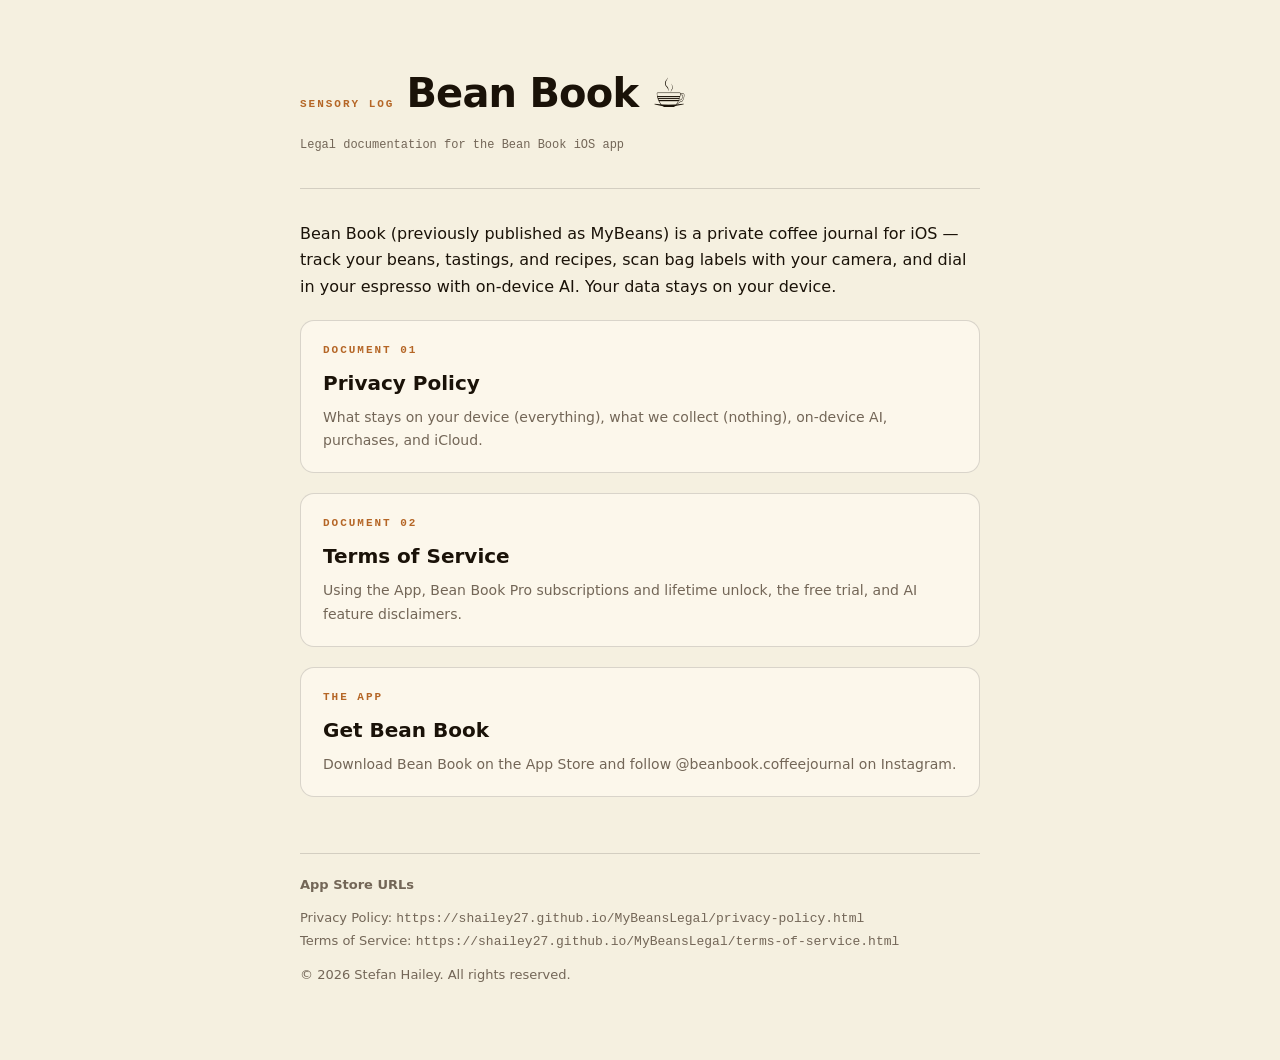
<file: index.html>
<!DOCTYPE html>
<html lang="en">
<head>
<meta charset="UTF-8">
<meta name="viewport" content="width=device-width, initial-scale=1.0">
<meta name="color-scheme" content="light dark">
<title>Bean Book — Legal</title>
<link rel="stylesheet" href="style.css">
</head>
<body>
<div class="wrap">

<header class="site">
  <div class="brand">
    <span class="kicker">Sensory Log</span>
    <h1>Bean Book ☕</h1>
  </div>
  <p class="dates">Legal documentation for the Bean Book iOS app</p>
</header>

<p>Bean Book (previously published as MyBeans) is a private coffee journal for iOS — track your beans, tastings, and recipes, scan bag labels with your camera, and dial in your espresso with on-device AI. Your data stays on your device.</p>

<a class="doc-link" href="privacy-policy.html">
  <div class="card">
    <span class="kicker">Document 01</span>
    <h2>Privacy Policy</h2>
    <p class="muted small">What stays on your device (everything), what we collect (nothing), on-device AI, purchases, and iCloud.</p>
  </div>
</a>

<a class="doc-link" href="terms-of-service.html">
  <div class="card">
    <span class="kicker">Document 02</span>
    <h2>Terms of Service</h2>
    <p class="muted small">Using the App, Bean Book Pro subscriptions and lifetime unlock, the free trial, and AI feature disclaimers.</p>
  </div>
</a>

<a class="doc-link" href="links.html">
  <div class="card">
    <span class="kicker">The App</span>
    <h2>Get Bean Book</h2>
    <p class="muted small">Download Bean Book on the App Store and follow @beanbook.coffeejournal on Instagram.</p>
  </div>
</a>

<footer class="site">
  <p><strong>App Store URLs</strong></p>
  <p>Privacy Policy: <code>https://shailey27.github.io/MyBeansLegal/privacy-policy.html</code><br>
  Terms of Service: <code>https://shailey27.github.io/MyBeansLegal/terms-of-service.html</code></p>
  <p>© 2026 Stefan Hailey. All rights reserved.</p>
</footer>

</div>
</body>
</html>
</file>
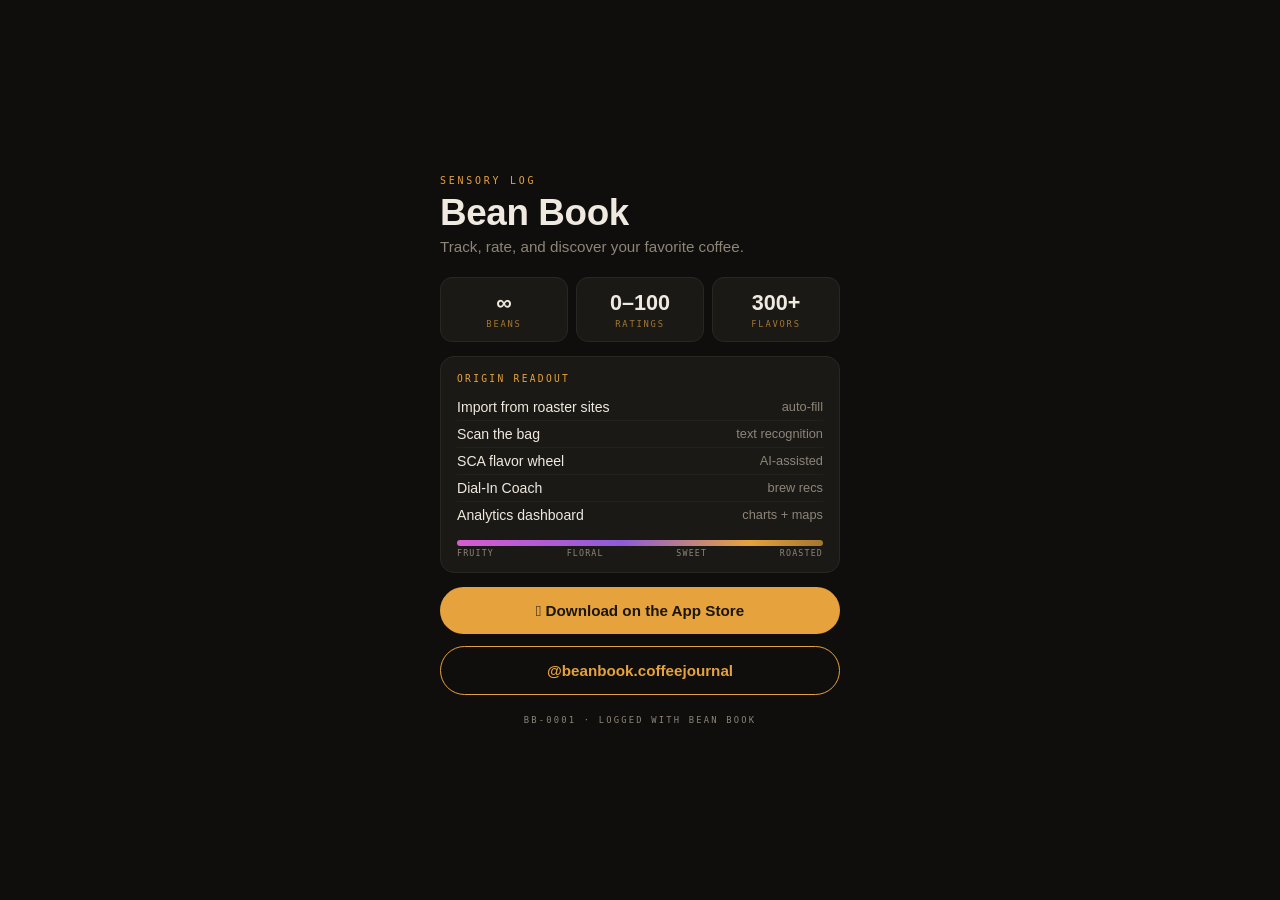
<file: links.html>
<!DOCTYPE html>
<html lang="en">
<head>
<meta charset="UTF-8">
<meta name="viewport" content="width=device-width, initial-scale=1.0">
<title>Bean Book — Coffee Log</title>
<meta name="description" content="Bean Book — track, rate, and discover your favorite coffee. Free on the App Store.">
<meta property="og:title" content="Bean Book — Coffee Log">
<meta property="og:description" content="Log every bag. Track flavors, origins, and prices. Import straight from the roaster.">
<style>
  * { margin: 0; padding: 0; box-sizing: border-box; }

  :root {
    --bg: #0f0e0c;
    --card: #1b1916;
    --card-edge: #2a2723;
    --amber: #e6a23c;
    --amber-dim: #a3762f;
    --text: #efe9df;
    --text-dim: #8d8578;
    --pink: #d95bd1;
    --violet: #8e5bd9;
  }

  body {
    background: var(--bg);
    color: var(--text);
    font-family: -apple-system, BlinkMacSystemFont, "Segoe UI", Roboto, Helvetica, Arial, sans-serif;
    min-height: 100vh;
    display: flex;
    align-items: center;
    justify-content: center;
    padding: 28px 14px;
  }

  .screen { width: min(400px, 94vw); }

  .ig-banner {
    display: none;
    background: var(--amber);
    color: #1a1509;
    border-radius: 12px;
    padding: 12px 14px;
    font-size: 0.85rem;
    font-weight: 600;
    line-height: 1.45;
    margin-bottom: 16px;
  }
  .ig-banner .sub { font-weight: 400; font-size: 0.8rem; }

  .kicker {
    font-family: "SF Mono", ui-monospace, Menlo, Consolas, monospace;
    font-size: 0.62rem;
    letter-spacing: 0.28em;
    text-transform: uppercase;
    color: var(--amber);
    margin-bottom: 6px;
  }

  h1 {
    font-size: 2.3rem;
    font-weight: 700;
    letter-spacing: -0.01em;
    margin-bottom: 4px;
  }

  .subtitle {
    color: var(--text-dim);
    font-size: 0.95rem;
    margin-bottom: 22px;
  }

  .stats {
    display: grid;
    grid-template-columns: 1fr 1fr 1fr;
    gap: 8px;
    margin-bottom: 14px;
  }
  .tile {
    background: var(--card);
    border: 1px solid var(--card-edge);
    border-radius: 12px;
    padding: 12px 10px;
    text-align: center;
  }
  .tile .num {
    font-size: 1.35rem;
    font-weight: 700;
    color: var(--text);
  }
  .tile .lbl {
    font-family: "SF Mono", ui-monospace, Menlo, Consolas, monospace;
    font-size: 0.55rem;
    letter-spacing: 0.2em;
    text-transform: uppercase;
    color: var(--amber-dim);
    margin-top: 3px;
  }

  .card {
    background: var(--card);
    border: 1px solid var(--card-edge);
    border-radius: 14px;
    padding: 16px 16px 14px;
    margin-bottom: 14px;
    text-align: left;
  }
  .card .head {
    font-family: "SF Mono", ui-monospace, Menlo, Consolas, monospace;
    font-size: 0.6rem;
    letter-spacing: 0.24em;
    text-transform: uppercase;
    color: var(--amber);
    margin-bottom: 10px;
  }
  .card ul { list-style: none; }
  .card li {
    font-size: 0.88rem;
    color: var(--text);
    padding: 5px 0;
    border-bottom: 1px solid #24211d;
    display: flex;
    justify-content: space-between;
    gap: 12px;
  }
  .card li:last-child { border-bottom: none; }
  .card li span { color: var(--text-dim); font-size: 0.8rem; white-space: nowrap; }

  .flavorbar {
    height: 6px;
    border-radius: 3px;
    margin: 12px 0 2px;
    background: linear-gradient(90deg, var(--pink) 0%, var(--violet) 45%, var(--amber) 80%, var(--amber-dim) 100%);
  }
  .flavorbar-lbl {
    display: flex;
    justify-content: space-between;
    font-family: "SF Mono", ui-monospace, Menlo, Consolas, monospace;
    font-size: 0.52rem;
    letter-spacing: 0.14em;
    text-transform: uppercase;
    color: var(--text-dim);
  }

  .btn {
    display: block;
    text-align: center;
    text-decoration: none;
    font-weight: 600;
    font-size: 0.95rem;
    padding: 15px 18px;
    border-radius: 999px;
    margin-bottom: 12px;
    background: var(--amber);
    color: #1a1509;
    transition: filter 0.15s ease;
    border: none;
    width: 100%;
    cursor: pointer;
    font-family: inherit;
  }
  .btn:hover { filter: brightness(1.1); }

  .btn.ghost {
    background: transparent;
    color: var(--amber);
    border: 1.5px solid var(--amber);
  }
  .btn.ghost:hover { background: rgba(230,162,60,0.08); }

  .foot {
    text-align: center;
    font-family: "SF Mono", ui-monospace, Menlo, Consolas, monospace;
    font-size: 0.55rem;
    letter-spacing: 0.25em;
    text-transform: uppercase;
    color: var(--text-dim);
    margin-top: 20px;
  }
</style>
</head>
<body>
  <main class="screen">
    <div class="ig-banner" id="ig-banner">
      Instagram blocks App Store links.
      <div class="sub">Tap <strong>&#8943;</strong> at the top right &rarr; <strong>Open in external browser</strong>, then hit download.</div>
    </div>

    <p class="kicker">Sensory Log</p>
    <h1>Bean Book</h1>
    <p class="subtitle">Track, rate, and discover your favorite coffee.</p>

    <div class="stats">
      <div class="tile"><div class="num">&#8734;</div><div class="lbl">Beans</div></div>
      <div class="tile"><div class="num">0&ndash;100</div><div class="lbl">Ratings</div></div>
      <div class="tile"><div class="num">300+</div><div class="lbl">Flavors</div></div>
    </div>

    <div class="card">
      <p class="head">Origin Readout</p>
      <ul>
        <li>Import from roaster sites <span>auto-fill</span></li>
        <li>Scan the bag <span>text recognition</span></li>
        <li>SCA flavor wheel <span>AI-assisted</span></li>
        <li>Dial-In Coach <span>brew recs</span></li>
        <li>Analytics dashboard <span>charts + maps</span></li>
      </ul>
      <div class="flavorbar"></div>
      <div class="flavorbar-lbl"><span>Fruity</span><span>Floral</span><span>Sweet</span><span>Roasted</span></div>
    </div>

    <a class="btn" id="dl-btn" href="https://apps.apple.com/us/app/bean-book/id6751822801">&#63743; Download on the App Store</a>
    <a class="btn ghost" href="https://www.instagram.com/beanbook.coffeejournal/">@beanbook.coffeejournal</a>

    <p class="foot">BB-0001 &middot; Logged with Bean Book</p>
  </main>

  <script>
    (function () {
      var APP_HTTPS = 'https://apps.apple.com/us/app/bean-book/id6751822801';
      var APP_ITMS  = 'itms-apps://apps.apple.com/us/app/bean-book/id6751822801';
      var ua = navigator.userAgent || '';
      var inApp = /Instagram|FBAN|FBAV/i.test(ua);
      var isIOS = /iPhone|iPad|iPod/i.test(ua);
      var btn = document.getElementById('dl-btn');

      if (inApp) {
        // Show escape instructions — in-app browsers block App Store navigation.
        document.getElementById('ig-banner').style.display = 'block';
      }

      if (isIOS) {
        btn.addEventListener('click', function (e) {
          e.preventDefault();
          // Attempt the App Store scheme on a real user gesture —
          // works in Safari and some Instagram versions.
          window.location.href = APP_ITMS;
          // Fallback to the normal link if the scheme was blocked.
          setTimeout(function () {
            window.location.href = APP_HTTPS;
          }, 1500);
        });
      }
    })();
  </script>
</body>
</html>
</file>
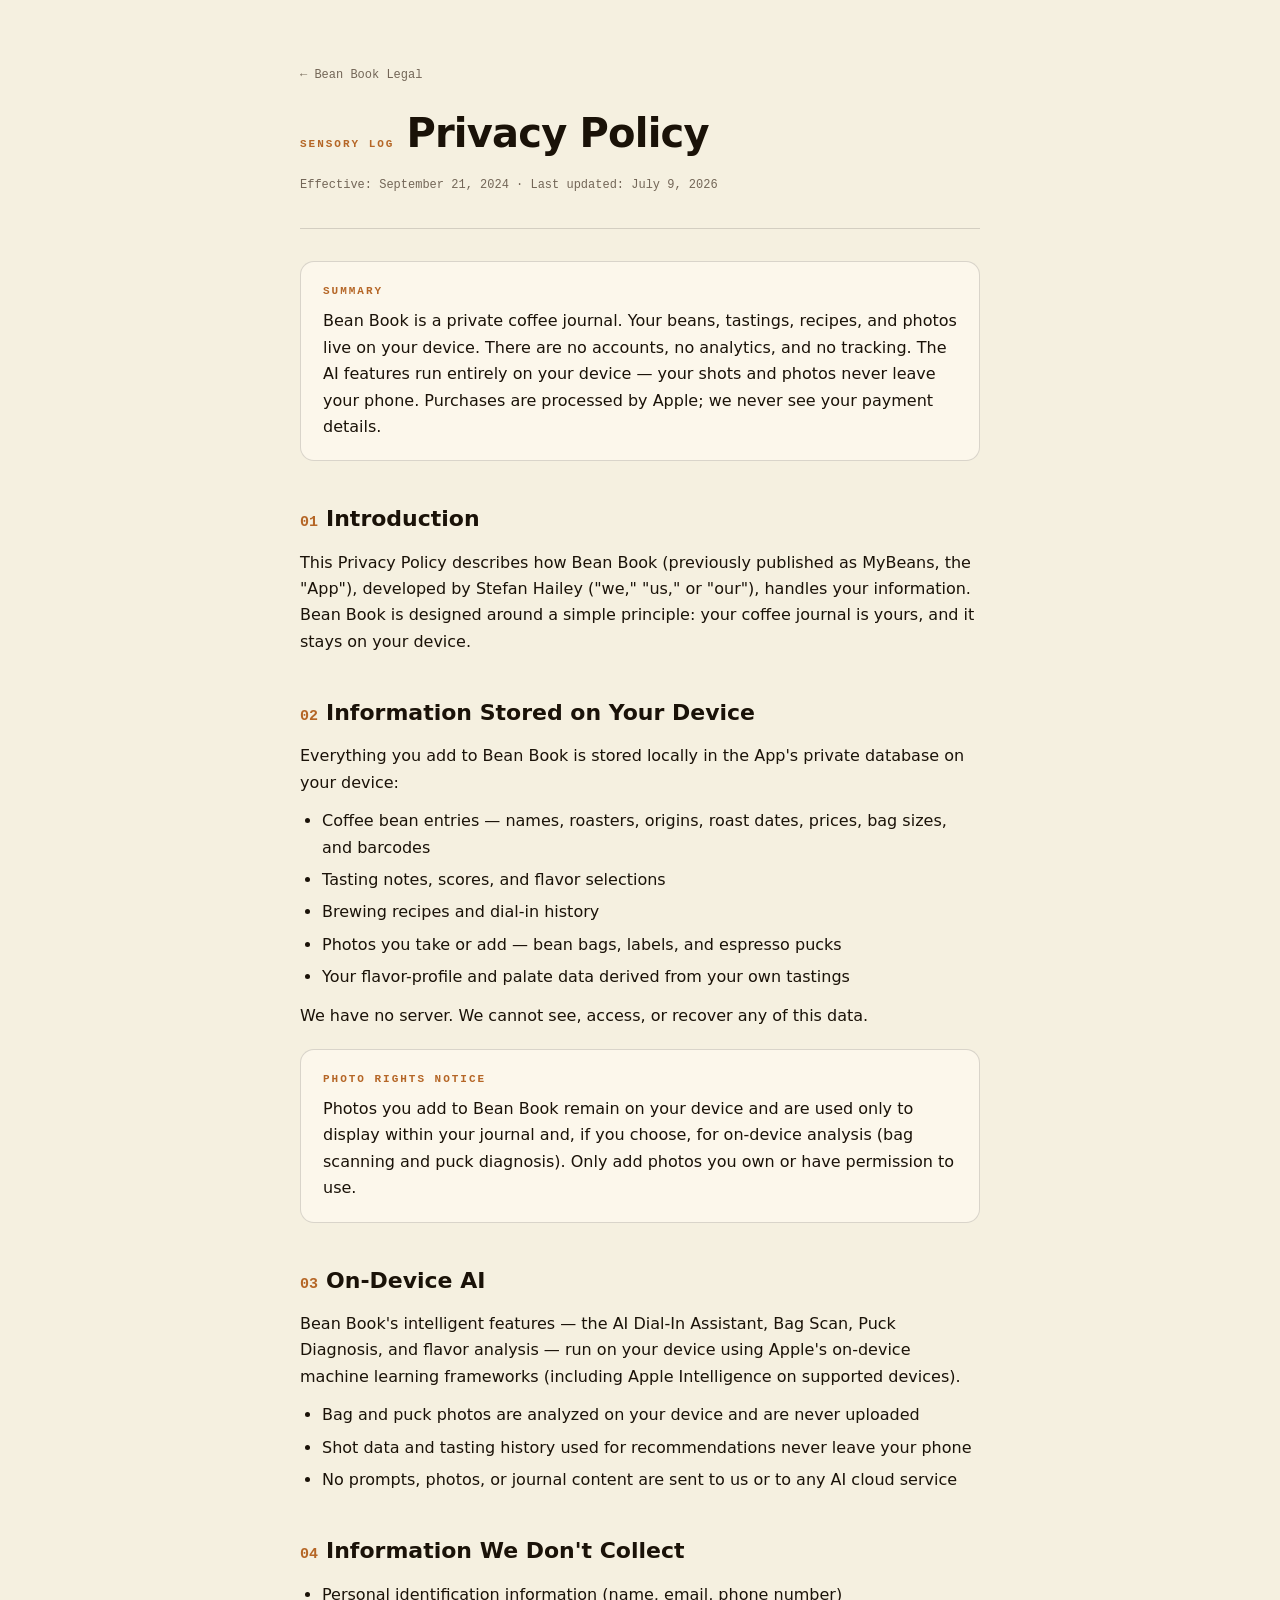
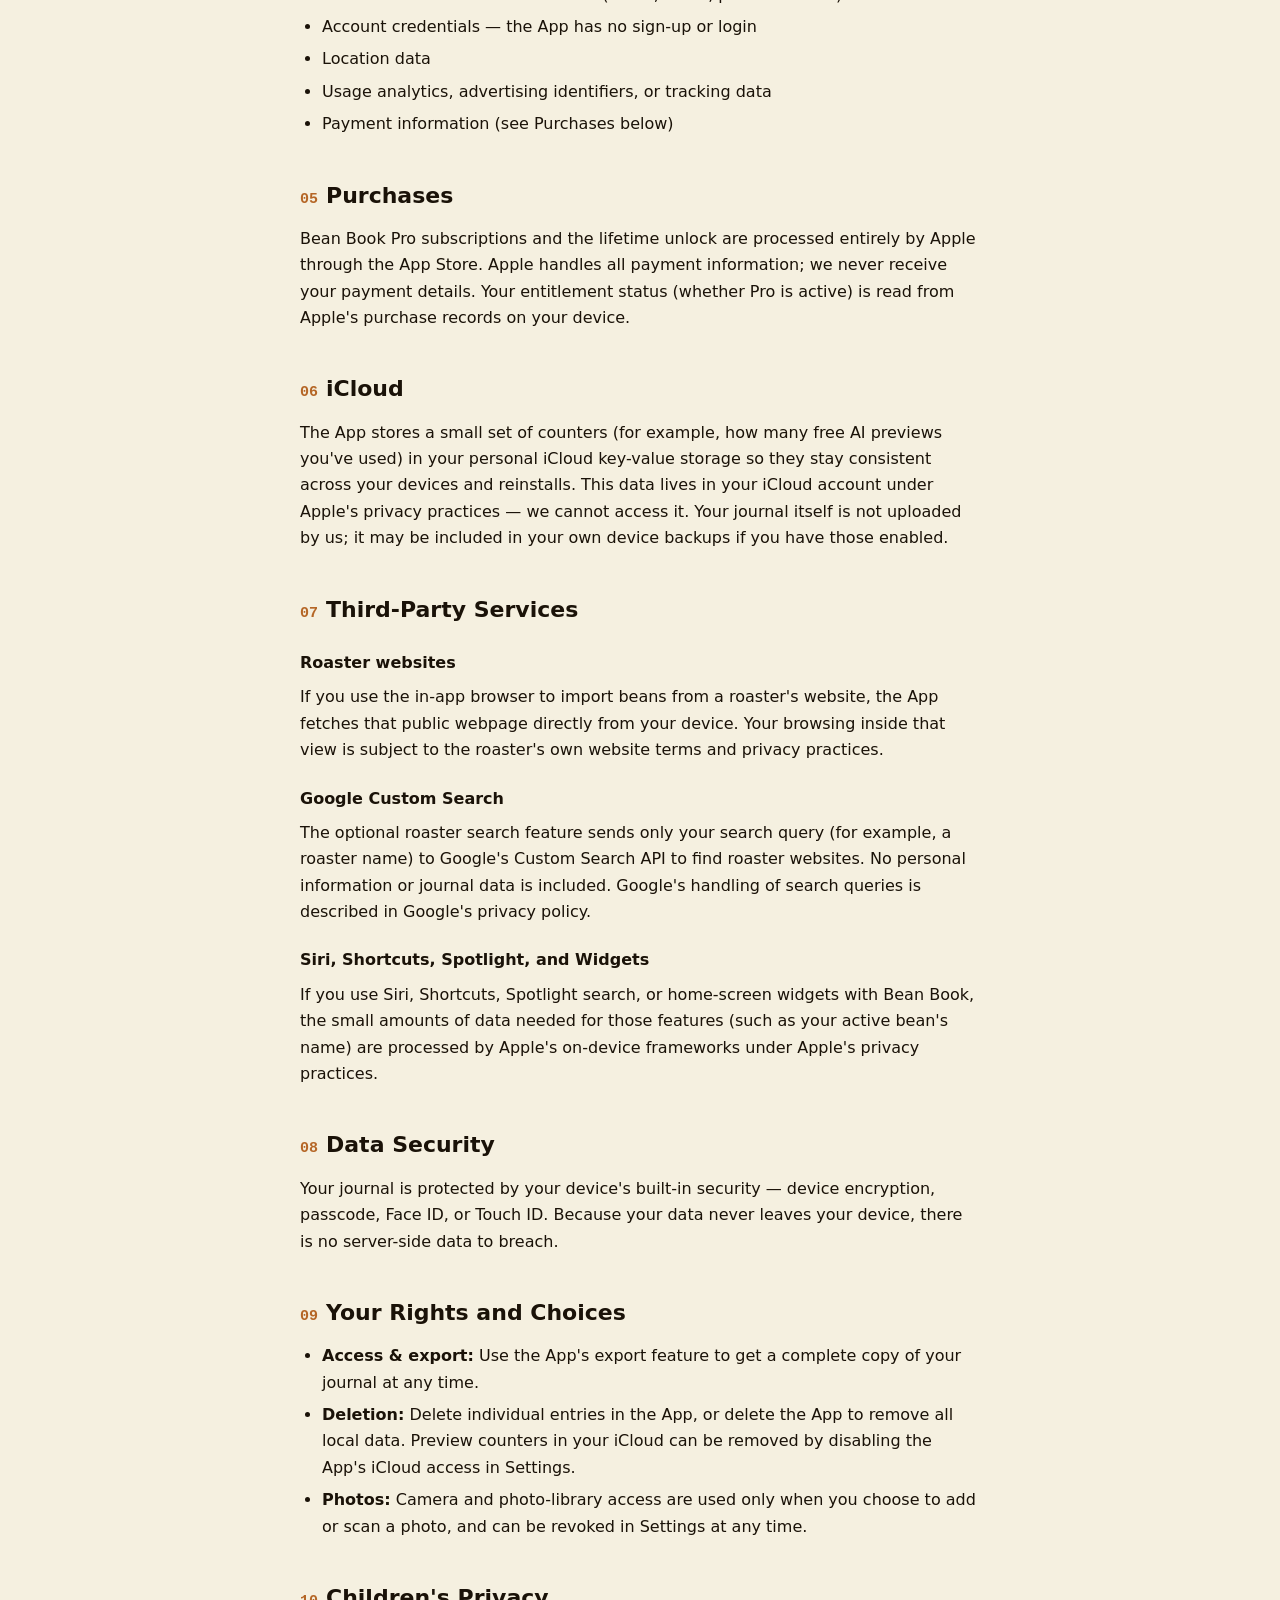
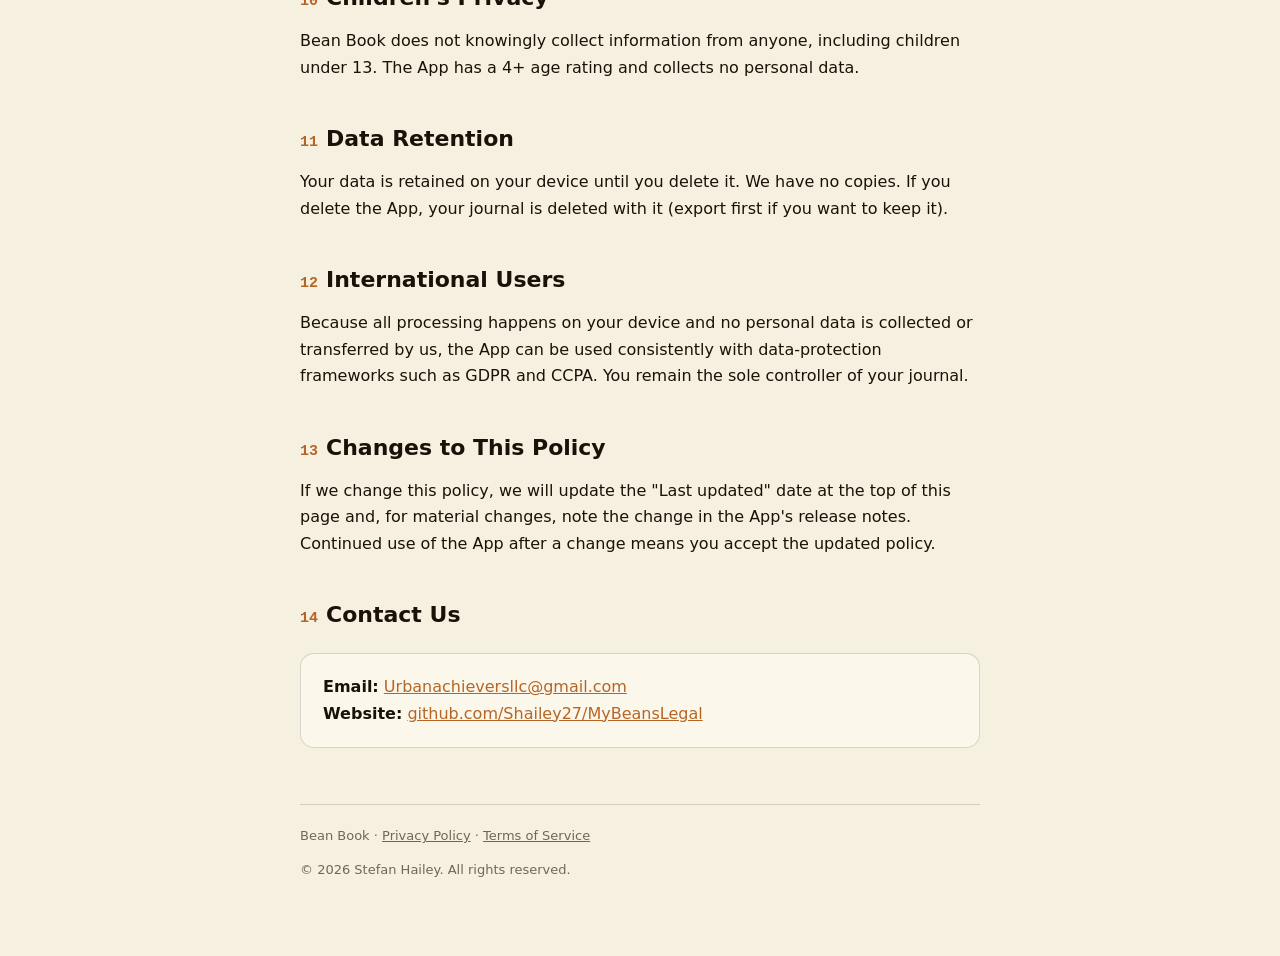
<file: privacy-policy.html>
<!DOCTYPE html>
<html lang="en">
<head>
<meta charset="UTF-8">
<meta name="viewport" content="width=device-width, initial-scale=1.0">
<meta name="color-scheme" content="light dark">
<title>Bean Book — Privacy Policy</title>
<link rel="stylesheet" href="style.css">
</head>
<body>
<div class="wrap">

<header class="site">
  <nav><a href="index.html">← Bean Book Legal</a></nav>
  <div class="brand">
    <span class="kicker">Sensory Log</span>
    <h1>Privacy Policy</h1>
  </div>
  <p class="dates">Effective: September 21, 2024 · Last updated: July 9, 2026</p>
</header>

<div class="card">
  <span class="kicker">Summary</span>
  <p>Bean Book is a private coffee journal. Your beans, tastings, recipes, and photos live on your device. There are no accounts, no analytics, and no tracking. The AI features run entirely on your device — your shots and photos never leave your phone. Purchases are processed by Apple; we never see your payment details.</p>
</div>

<h2><span class="num">01</span>Introduction</h2>
<p>This Privacy Policy describes how Bean Book (previously published as MyBeans, the "App"), developed by Stefan Hailey ("we," "us," or "our"), handles your information. Bean Book is designed around a simple principle: your coffee journal is yours, and it stays on your device.</p>

<h2><span class="num">02</span>Information Stored on Your Device</h2>
<p>Everything you add to Bean Book is stored locally in the App's private database on your device:</p>
<ul>
  <li>Coffee bean entries — names, roasters, origins, roast dates, prices, bag sizes, and barcodes</li>
  <li>Tasting notes, scores, and flavor selections</li>
  <li>Brewing recipes and dial-in history</li>
  <li>Photos you take or add — bean bags, labels, and espresso pucks</li>
  <li>Your flavor-profile and palate data derived from your own tastings</li>
</ul>
<p>We have no server. We cannot see, access, or recover any of this data.</p>

<div class="card">
  <span class="kicker">Photo Rights Notice</span>
  <p>Photos you add to Bean Book remain on your device and are used only to display within your journal and, if you choose, for on-device analysis (bag scanning and puck diagnosis). Only add photos you own or have permission to use.</p>
</div>

<h2><span class="num">03</span>On-Device AI</h2>
<p>Bean Book's intelligent features — the AI Dial-In Assistant, Bag Scan, Puck Diagnosis, and flavor analysis — run on your device using Apple's on-device machine learning frameworks (including Apple Intelligence on supported devices).</p>
<ul>
  <li>Bag and puck photos are analyzed on your device and are never uploaded</li>
  <li>Shot data and tasting history used for recommendations never leave your phone</li>
  <li>No prompts, photos, or journal content are sent to us or to any AI cloud service</li>
</ul>

<h2><span class="num">04</span>Information We Don't Collect</h2>
<ul>
  <li>Personal identification information (name, email, phone number)</li>
  <li>Account credentials — the App has no sign-up or login</li>
  <li>Location data</li>
  <li>Usage analytics, advertising identifiers, or tracking data</li>
  <li>Payment information (see Purchases below)</li>
</ul>

<h2><span class="num">05</span>Purchases</h2>
<p>Bean Book Pro subscriptions and the lifetime unlock are processed entirely by Apple through the App Store. Apple handles all payment information; we never receive your payment details. Your entitlement status (whether Pro is active) is read from Apple's purchase records on your device.</p>

<h2><span class="num">06</span>iCloud</h2>
<p>The App stores a small set of counters (for example, how many free AI previews you've used) in your personal iCloud key-value storage so they stay consistent across your devices and reinstalls. This data lives in your iCloud account under Apple's privacy practices — we cannot access it. Your journal itself is not uploaded by us; it may be included in your own device backups if you have those enabled.</p>

<h2><span class="num">07</span>Third-Party Services</h2>
<h3>Roaster websites</h3>
<p>If you use the in-app browser to import beans from a roaster's website, the App fetches that public webpage directly from your device. Your browsing inside that view is subject to the roaster's own website terms and privacy practices.</p>
<h3>Google Custom Search</h3>
<p>The optional roaster search feature sends only your search query (for example, a roaster name) to Google's Custom Search API to find roaster websites. No personal information or journal data is included. Google's handling of search queries is described in Google's privacy policy.</p>
<h3>Siri, Shortcuts, Spotlight, and Widgets</h3>
<p>If you use Siri, Shortcuts, Spotlight search, or home-screen widgets with Bean Book, the small amounts of data needed for those features (such as your active bean's name) are processed by Apple's on-device frameworks under Apple's privacy practices.</p>

<h2><span class="num">08</span>Data Security</h2>
<p>Your journal is protected by your device's built-in security — device encryption, passcode, Face ID, or Touch ID. Because your data never leaves your device, there is no server-side data to breach.</p>

<h2><span class="num">09</span>Your Rights and Choices</h2>
<ul>
  <li><strong>Access &amp; export:</strong> Use the App's export feature to get a complete copy of your journal at any time.</li>
  <li><strong>Deletion:</strong> Delete individual entries in the App, or delete the App to remove all local data. Preview counters in your iCloud can be removed by disabling the App's iCloud access in Settings.</li>
  <li><strong>Photos:</strong> Camera and photo-library access are used only when you choose to add or scan a photo, and can be revoked in Settings at any time.</li>
</ul>

<h2><span class="num">10</span>Children's Privacy</h2>
<p>Bean Book does not knowingly collect information from anyone, including children under 13. The App has a 4+ age rating and collects no personal data.</p>

<h2><span class="num">11</span>Data Retention</h2>
<p>Your data is retained on your device until you delete it. We have no copies. If you delete the App, your journal is deleted with it (export first if you want to keep it).</p>

<h2><span class="num">12</span>International Users</h2>
<p>Because all processing happens on your device and no personal data is collected or transferred by us, the App can be used consistently with data-protection frameworks such as GDPR and CCPA. You remain the sole controller of your journal.</p>

<h2><span class="num">13</span>Changes to This Policy</h2>
<p>If we change this policy, we will update the "Last updated" date at the top of this page and, for material changes, note the change in the App's release notes. Continued use of the App after a change means you accept the updated policy.</p>

<h2><span class="num">14</span>Contact Us</h2>
<div class="card">
  <p><strong>Email:</strong> <a href="mailto:Urbanachieversllc@gmail.com">Urbanachieversllc@gmail.com</a><br>
  <strong>Website:</strong> <a href="https://github.com/Shailey27/MyBeansLegal" target="_blank" rel="noopener">github.com/Shailey27/MyBeansLegal</a></p>
</div>

<footer class="site">
  <p>Bean Book · <a href="privacy-policy.html">Privacy Policy</a> · <a href="terms-of-service.html">Terms of Service</a></p>
  <p>© 2026 Stefan Hailey. All rights reserved.</p>
</footer>

</div>
</body>
</html>
</file>
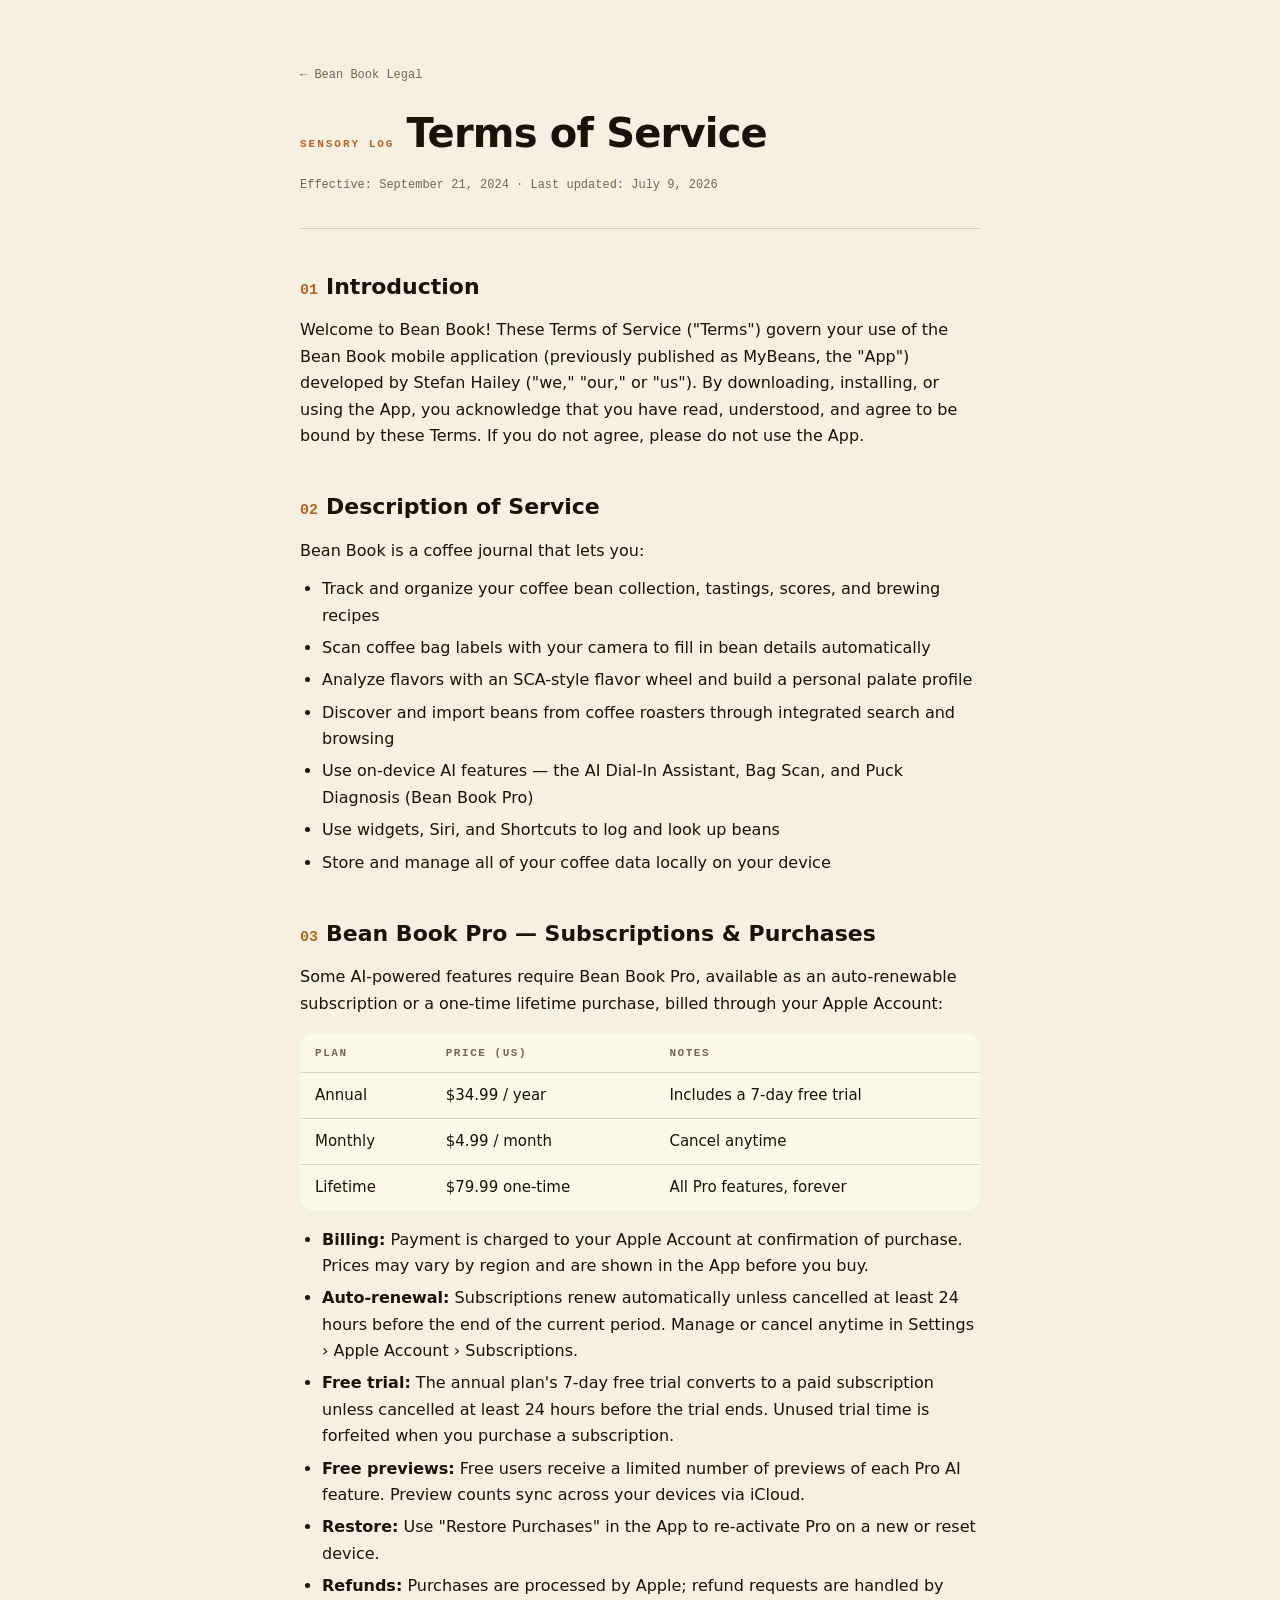
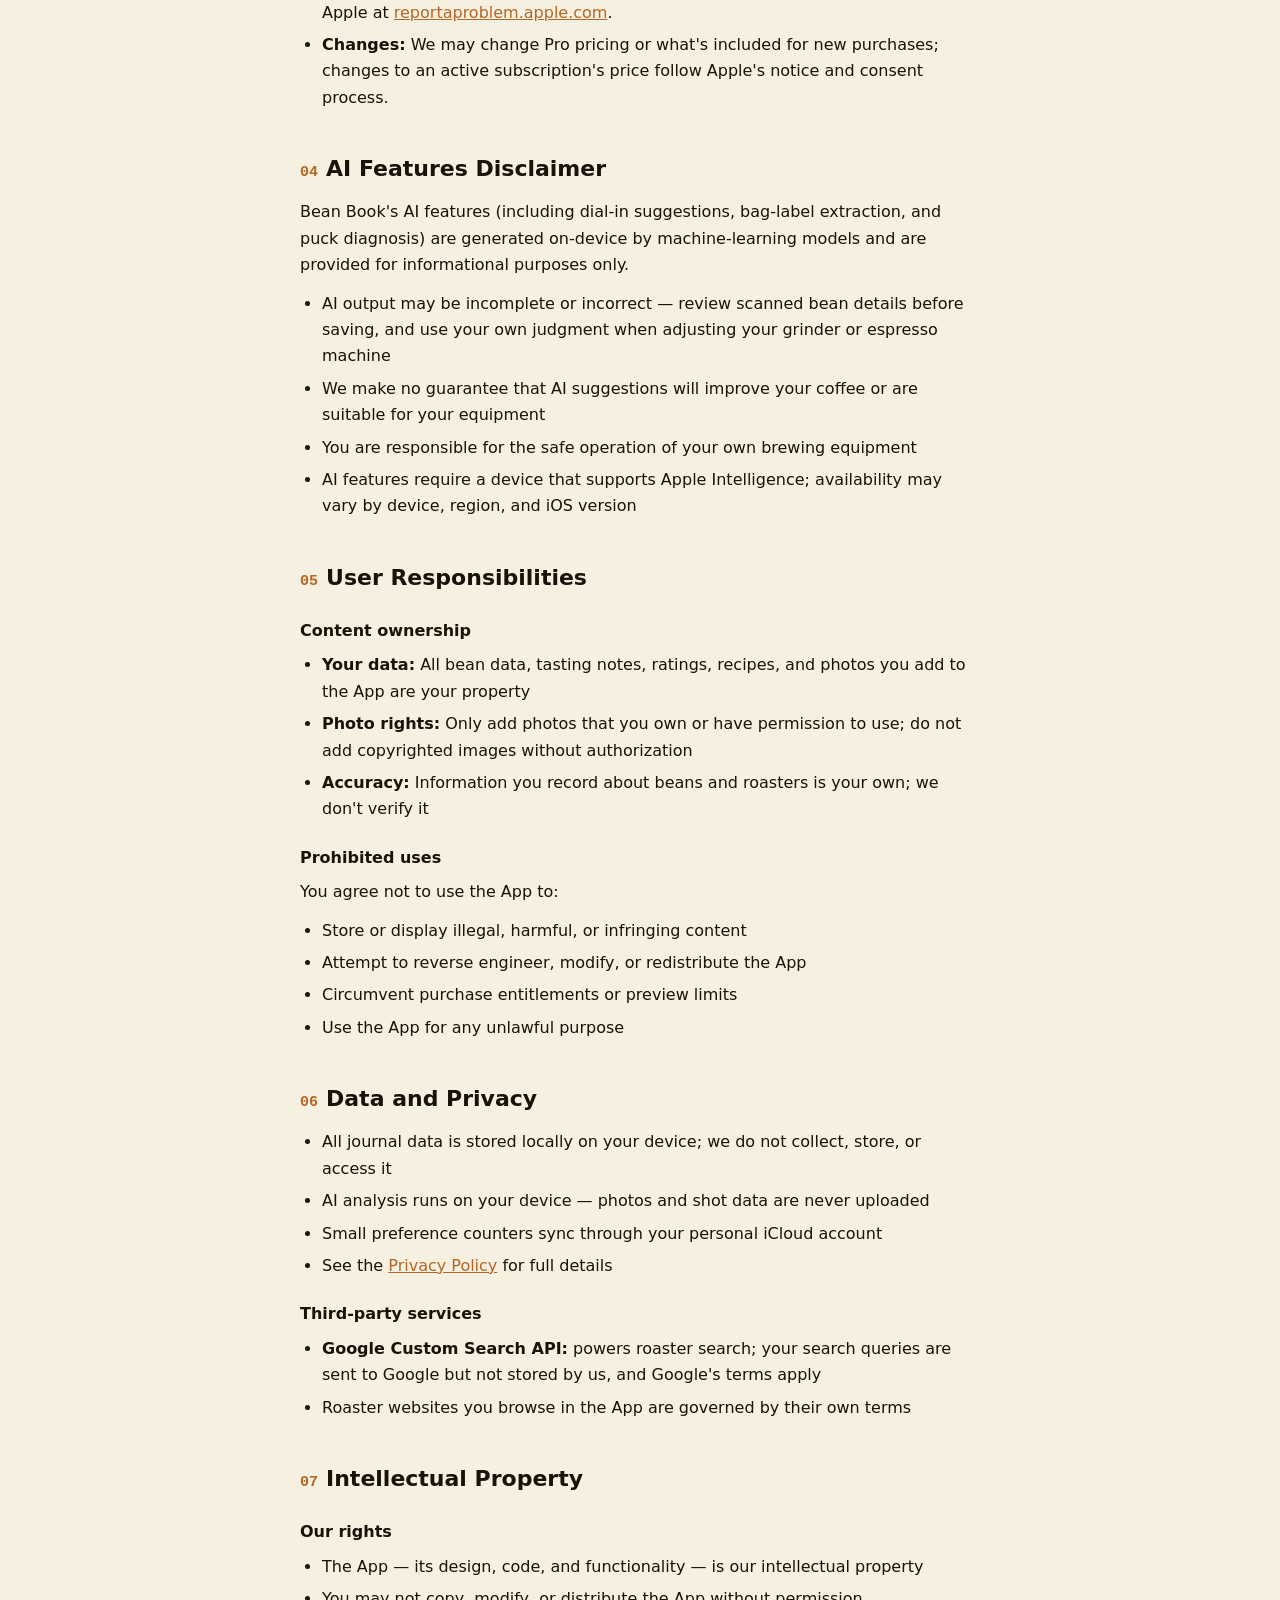
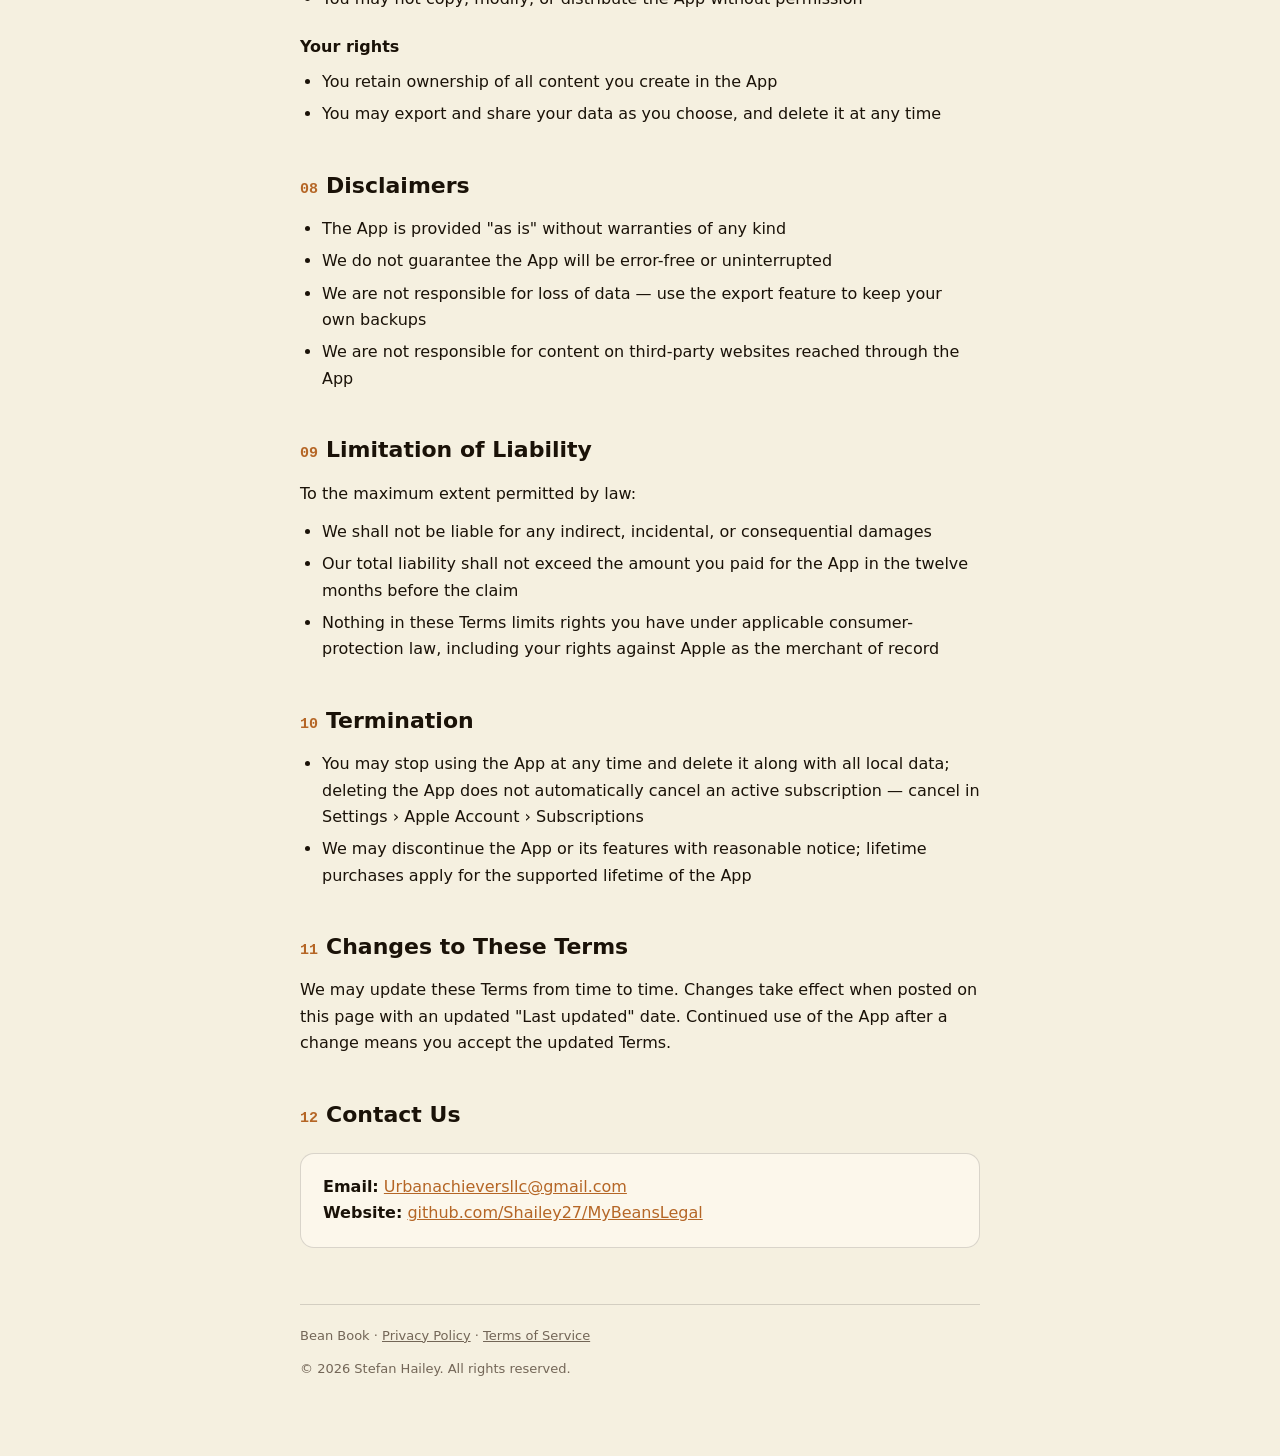
<file: terms-of-service.html>
<!DOCTYPE html>
<html lang="en">
<head>
<meta charset="UTF-8">
<meta name="viewport" content="width=device-width, initial-scale=1.0">
<meta name="color-scheme" content="light dark">
<title>Bean Book — Terms of Service</title>
<link rel="stylesheet" href="style.css">
</head>
<body>
<div class="wrap">

<header class="site">
  <nav><a href="index.html">← Bean Book Legal</a></nav>
  <div class="brand">
    <span class="kicker">Sensory Log</span>
    <h1>Terms of Service</h1>
  </div>
  <p class="dates">Effective: September 21, 2024 · Last updated: July 9, 2026</p>
</header>

<h2><span class="num">01</span>Introduction</h2>
<p>Welcome to Bean Book! These Terms of Service ("Terms") govern your use of the Bean Book mobile application (previously published as MyBeans, the "App") developed by Stefan Hailey ("we," "our," or "us"). By downloading, installing, or using the App, you acknowledge that you have read, understood, and agree to be bound by these Terms. If you do not agree, please do not use the App.</p>

<h2><span class="num">02</span>Description of Service</h2>
<p>Bean Book is a coffee journal that lets you:</p>
<ul>
  <li>Track and organize your coffee bean collection, tastings, scores, and brewing recipes</li>
  <li>Scan coffee bag labels with your camera to fill in bean details automatically</li>
  <li>Analyze flavors with an SCA-style flavor wheel and build a personal palate profile</li>
  <li>Discover and import beans from coffee roasters through integrated search and browsing</li>
  <li>Use on-device AI features — the AI Dial-In Assistant, Bag Scan, and Puck Diagnosis (Bean Book Pro)</li>
  <li>Use widgets, Siri, and Shortcuts to log and look up beans</li>
  <li>Store and manage all of your coffee data locally on your device</li>
</ul>

<h2><span class="num">03</span>Bean Book Pro — Subscriptions &amp; Purchases</h2>
<p>Some AI-powered features require Bean Book Pro, available as an auto-renewable subscription or a one-time lifetime purchase, billed through your Apple Account:</p>
<table>
  <tr><th>Plan</th><th>Price (US)</th><th>Notes</th></tr>
  <tr><td>Annual</td><td>$34.99 / year</td><td>Includes a 7-day free trial</td></tr>
  <tr><td>Monthly</td><td>$4.99 / month</td><td>Cancel anytime</td></tr>
  <tr><td>Lifetime</td><td>$79.99 one-time</td><td>All Pro features, forever</td></tr>
</table>
<ul>
  <li><strong>Billing:</strong> Payment is charged to your Apple Account at confirmation of purchase. Prices may vary by region and are shown in the App before you buy.</li>
  <li><strong>Auto-renewal:</strong> Subscriptions renew automatically unless cancelled at least 24 hours before the end of the current period. Manage or cancel anytime in Settings › Apple Account › Subscriptions.</li>
  <li><strong>Free trial:</strong> The annual plan's 7-day free trial converts to a paid subscription unless cancelled at least 24 hours before the trial ends. Unused trial time is forfeited when you purchase a subscription.</li>
  <li><strong>Free previews:</strong> Free users receive a limited number of previews of each Pro AI feature. Preview counts sync across your devices via iCloud.</li>
  <li><strong>Restore:</strong> Use "Restore Purchases" in the App to re-activate Pro on a new or reset device.</li>
  <li><strong>Refunds:</strong> Purchases are processed by Apple; refund requests are handled by Apple at <a href="https://reportaproblem.apple.com" target="_blank" rel="noopener">reportaproblem.apple.com</a>.</li>
  <li><strong>Changes:</strong> We may change Pro pricing or what's included for new purchases; changes to an active subscription's price follow Apple's notice and consent process.</li>
</ul>

<h2><span class="num">04</span>AI Features Disclaimer</h2>
<p>Bean Book's AI features (including dial-in suggestions, bag-label extraction, and puck diagnosis) are generated on-device by machine-learning models and are provided for informational purposes only.</p>
<ul>
  <li>AI output may be incomplete or incorrect — review scanned bean details before saving, and use your own judgment when adjusting your grinder or espresso machine</li>
  <li>We make no guarantee that AI suggestions will improve your coffee or are suitable for your equipment</li>
  <li>You are responsible for the safe operation of your own brewing equipment</li>
  <li>AI features require a device that supports Apple Intelligence; availability may vary by device, region, and iOS version</li>
</ul>

<h2><span class="num">05</span>User Responsibilities</h2>
<h3>Content ownership</h3>
<ul>
  <li><strong>Your data:</strong> All bean data, tasting notes, ratings, recipes, and photos you add to the App are your property</li>
  <li><strong>Photo rights:</strong> Only add photos that you own or have permission to use; do not add copyrighted images without authorization</li>
  <li><strong>Accuracy:</strong> Information you record about beans and roasters is your own; we don't verify it</li>
</ul>
<h3>Prohibited uses</h3>
<p>You agree not to use the App to:</p>
<ul>
  <li>Store or display illegal, harmful, or infringing content</li>
  <li>Attempt to reverse engineer, modify, or redistribute the App</li>
  <li>Circumvent purchase entitlements or preview limits</li>
  <li>Use the App for any unlawful purpose</li>
</ul>

<h2><span class="num">06</span>Data and Privacy</h2>
<ul>
  <li>All journal data is stored locally on your device; we do not collect, store, or access it</li>
  <li>AI analysis runs on your device — photos and shot data are never uploaded</li>
  <li>Small preference counters sync through your personal iCloud account</li>
  <li>See the <a href="privacy-policy.html">Privacy Policy</a> for full details</li>
</ul>
<h3>Third-party services</h3>
<ul>
  <li><strong>Google Custom Search API:</strong> powers roaster search; your search queries are sent to Google but not stored by us, and Google's terms apply</li>
  <li>Roaster websites you browse in the App are governed by their own terms</li>
</ul>

<h2><span class="num">07</span>Intellectual Property</h2>
<h3>Our rights</h3>
<ul>
  <li>The App — its design, code, and functionality — is our intellectual property</li>
  <li>You may not copy, modify, or distribute the App without permission</li>
</ul>
<h3>Your rights</h3>
<ul>
  <li>You retain ownership of all content you create in the App</li>
  <li>You may export and share your data as you choose, and delete it at any time</li>
</ul>

<h2><span class="num">08</span>Disclaimers</h2>
<ul>
  <li>The App is provided "as is" without warranties of any kind</li>
  <li>We do not guarantee the App will be error-free or uninterrupted</li>
  <li>We are not responsible for loss of data — use the export feature to keep your own backups</li>
  <li>We are not responsible for content on third-party websites reached through the App</li>
</ul>

<h2><span class="num">09</span>Limitation of Liability</h2>
<p>To the maximum extent permitted by law:</p>
<ul>
  <li>We shall not be liable for any indirect, incidental, or consequential damages</li>
  <li>Our total liability shall not exceed the amount you paid for the App in the twelve months before the claim</li>
  <li>Nothing in these Terms limits rights you have under applicable consumer-protection law, including your rights against Apple as the merchant of record</li>
</ul>

<h2><span class="num">10</span>Termination</h2>
<ul>
  <li>You may stop using the App at any time and delete it along with all local data; deleting the App does not automatically cancel an active subscription — cancel in Settings › Apple Account › Subscriptions</li>
  <li>We may discontinue the App or its features with reasonable notice; lifetime purchases apply for the supported lifetime of the App</li>
</ul>

<h2><span class="num">11</span>Changes to These Terms</h2>
<p>We may update these Terms from time to time. Changes take effect when posted on this page with an updated "Last updated" date. Continued use of the App after a change means you accept the updated Terms.</p>

<h2><span class="num">12</span>Contact Us</h2>
<div class="card">
  <p><strong>Email:</strong> <a href="mailto:Urbanachieversllc@gmail.com">Urbanachieversllc@gmail.com</a><br>
  <strong>Website:</strong> <a href="https://github.com/Shailey27/MyBeansLegal" target="_blank" rel="noopener">github.com/Shailey27/MyBeansLegal</a></p>
</div>

<footer class="site">
  <p>Bean Book · <a href="privacy-policy.html">Privacy Policy</a> · <a href="terms-of-service.html">Terms of Service</a></p>
  <p>© 2026 Stefan Hailey. All rights reserved.</p>
</footer>

</div>
</body>
</html>
</file>
<file: style.css>
/* Bean Book — lab design system (mirrors the iOS app palette) */
:root {
  --bg: #F5F0E0;
  --surface: #FCF7EB;
  --text: #1A1208;
  --muted: #736657;
  --copper: #B56626;
  --hairline: rgba(0, 0, 0, 0.14);
}
@media (prefers-color-scheme: dark) {
  :root {
    --bg: #120F0A;
    --surface: #211F1A;
    --text: #F2EDE0;
    --muted: #9E9485;
    --copper: #DB8C45;
    --hairline: rgba(255, 255, 255, 0.16);
  }
}

* { margin: 0; padding: 0; box-sizing: border-box; }

body {
  font-family: -apple-system, BlinkMacSystemFont, "SF Pro Text", system-ui, sans-serif;
  background: var(--bg);
  color: var(--text);
  line-height: 1.65;
  -webkit-font-smoothing: antialiased;
}

.wrap {
  max-width: 720px;
  margin: 0 auto;
  padding: 32px 20px 64px;
}

.kicker {
  font-family: ui-monospace, "SF Mono", SFMono-Regular, Menlo, monospace;
  font-size: 11px;
  font-weight: 600;
  letter-spacing: 0.18em;
  text-transform: uppercase;
  color: var(--copper);
}

header.site {
  padding: 28px 0 20px;
  border-bottom: 1px solid var(--hairline);
  margin-bottom: 32px;
}
header.site .brand {
  display: flex;
  align-items: baseline;
  gap: 12px;
  flex-wrap: wrap;
}
header.site h1 {
  font-family: ui-rounded, "SF Pro Rounded", -apple-system, system-ui, sans-serif;
  font-size: 40px;
  font-weight: 800;
  letter-spacing: -0.02em;
}
header.site .dates {
  margin-top: 10px;
  font-family: ui-monospace, "SF Mono", SFMono-Regular, Menlo, monospace;
  font-size: 12px;
  color: var(--muted);
}
header.site nav { margin-bottom: 14px; }
header.site nav a {
  font-family: ui-monospace, "SF Mono", SFMono-Regular, Menlo, monospace;
  font-size: 12px;
  color: var(--muted);
  text-decoration: none;
}
header.site nav a:hover { color: var(--copper); }

h2 {
  font-family: ui-rounded, "SF Pro Rounded", -apple-system, system-ui, sans-serif;
  font-size: 22px;
  font-weight: 700;
  margin: 40px 0 12px;
}
h2 .num {
  color: var(--copper);
  font-family: ui-monospace, "SF Mono", SFMono-Regular, Menlo, monospace;
  font-size: 15px;
  font-weight: 600;
  margin-right: 8px;
}
h3 {
  font-family: ui-rounded, "SF Pro Rounded", -apple-system, system-ui, sans-serif;
  font-size: 16px;
  font-weight: 700;
  margin: 22px 0 8px;
}

p, ul, ol { margin-bottom: 12px; }
ul, ol { padding-left: 22px; }
li { margin-bottom: 6px; }

a { color: var(--copper); }

.card {
  background: var(--surface);
  border: 1px solid var(--hairline);
  border-radius: 14px;
  padding: 20px 22px;
  margin: 20px 0;
}
.card .kicker { display: block; margin-bottom: 8px; }
.card p:last-child, .card ul:last-child { margin-bottom: 0; }

.muted { color: var(--muted); }
.small { font-size: 14px; }

table {
  width: 100%;
  border-collapse: collapse;
  margin: 16px 0;
  background: var(--surface);
  border: 1px solid var(--hairline);
  border-radius: 14px;
  overflow: hidden;
  font-size: 15px;
}
th, td {
  text-align: left;
  padding: 10px 14px;
  border-bottom: 1px solid var(--hairline);
}
th {
  font-family: ui-monospace, "SF Mono", SFMono-Regular, Menlo, monospace;
  font-size: 11px;
  letter-spacing: 0.14em;
  text-transform: uppercase;
  color: var(--muted);
  font-weight: 600;
}
tr:last-child td { border-bottom: none; }

footer.site {
  margin-top: 56px;
  padding-top: 20px;
  border-top: 1px solid var(--hairline);
  font-size: 13px;
  color: var(--muted);
}
footer.site a { color: var(--muted); }
footer.site a:hover { color: var(--copper); }

/* Index page cards */
.doc-link {
  display: block;
  text-decoration: none;
  color: inherit;
}
.doc-link .card { transition: border-color 0.15s ease; }
.doc-link:hover .card { border-color: var(--copper); }
.doc-link h2 { margin: 0 0 6px; font-size: 20px; }
</file>
